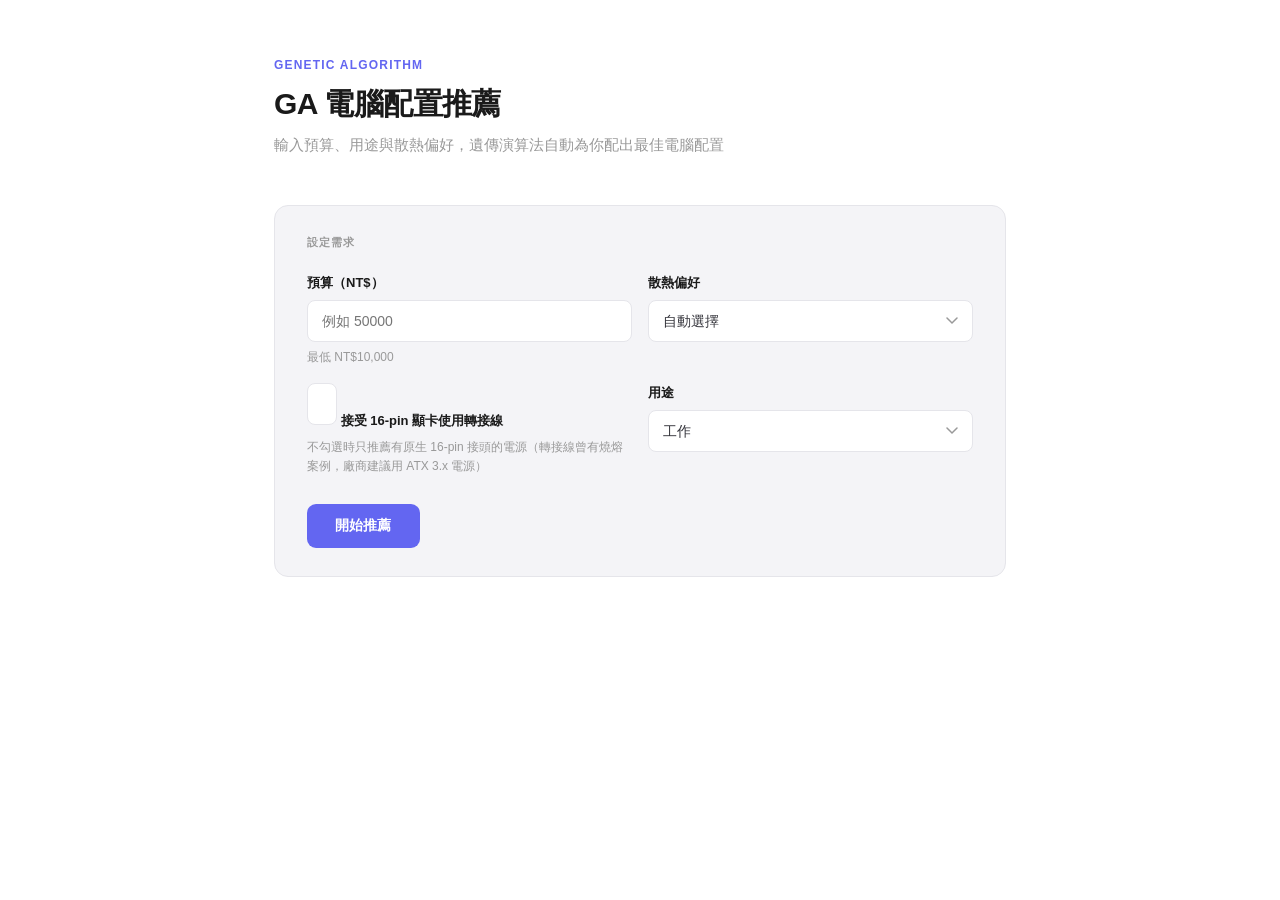
<file: code/ga_pc_builder/static/index.html>
<!DOCTYPE html>
<html lang="zh-TW">
<head>
  <meta charset="UTF-8">
  <meta name="viewport" content="width=device-width, initial-scale=1.0">
  <title>GA 電腦配置推薦</title>
  <style>
    *, *::before, *::after { box-sizing: border-box; margin: 0; padding: 0; }

    body {
      font-family: -apple-system, BlinkMacSystemFont, "Segoe UI", "Helvetica Neue", sans-serif;
      background: #ffffff;
      color: #33333a;
      font-size: 15px;
      line-height: 1.6;
    }

    /* ── Layout ─────────────────────────────────────────────────────────── */
    .page {
      max-width: 780px;
      margin: 0 auto;
      padding: 56px 24px 120px;
    }

    /* ── Header ─────────────────────────────────────────────────────────── */
    .header { margin-bottom: 48px; }

    .header-eyebrow {
      font-size: 12px;
      font-weight: 600;
      letter-spacing: 0.1em;
      text-transform: uppercase;
      color: #6366f1;
      margin-bottom: 10px;
    }

    .header h1 {
      font-size: 30px;
      font-weight: 700;
      color: #1a1a1a;
      letter-spacing: -0.6px;
      line-height: 1.25;
    }

    .header p {
      margin-top: 10px;
      font-size: 15px;
      color: #999999;
      max-width: 480px;
    }

    /* ── Card ───────────────────────────────────────────────────────────── */
    .card {
      background: #f4f4f7;
      border: 1px solid #e5e5ea;
      border-radius: 14px;
      padding: 28px 32px;
      margin-bottom: 16px;
    }

    .card-title {
      font-size: 11px;
      font-weight: 700;
      letter-spacing: 0.1em;
      text-transform: uppercase;
      color: #999999;
      margin-bottom: 22px;
    }

    /* ── Form ───────────────────────────────────────────────────────────── */
    .form-grid {
      display: grid;
      grid-template-columns: 1fr 1fr;
      gap: 16px;
    }

    .form-group { display: flex; flex-direction: column; gap: 6px; }

    .form-group label {
      font-size: 13px;
      font-weight: 600;
      color: #1a1a1a;
    }

    .form-group input,
    .form-group select {
      height: 42px;
      padding: 0 14px;
      border: 1px solid #e5e5ea;
      border-radius: 8px;
      background: #ffffff;
      color: #33333a;
      font-size: 14px;
      outline: none;
      transition: border-color 0.15s, box-shadow 0.15s;
      appearance: none;
      -webkit-appearance: none;
    }

    .form-group select {
      background-image: url("data:image/svg+xml,%3Csvg xmlns='http://www.w3.org/2000/svg' width='12' height='8' viewBox='0 0 12 8'%3E%3Cpath d='M1 1l5 5 5-5' stroke='%23999' stroke-width='1.5' fill='none' stroke-linecap='round'/%3E%3C/svg%3E");
      background-repeat: no-repeat;
      background-position: right 14px center;
      padding-right: 36px;
    }

    .form-group input:focus,
    .form-group select:focus {
      border-color: #6366f1;
      box-shadow: 0 0 0 3px rgba(99,102,241,0.12);
    }

    .form-group input.invalid {
      border-color: #f43f5e;
      box-shadow: 0 0 0 3px rgba(244,63,94,0.10);
    }

    .form-hint {
      font-size: 12px;
      color: #999999;
    }

    option:disabled { color: #c0c0c0; }

    /* ── Button ─────────────────────────────────────────────────────────── */
    .btn-row { margin-top: 28px; }

    .btn {
      display: inline-flex;
      align-items: center;
      gap: 8px;
      padding: 0 28px;
      height: 44px;
      background: #6366f1;
      color: #ffffff;
      border: none;
      border-radius: 9px;
      font-size: 14px;
      font-weight: 600;
      cursor: pointer;
      transition: opacity 0.15s, transform 0.1s;
      letter-spacing: 0.01em;
    }

    .btn:hover:not(:disabled) { opacity: 0.88; }
    .btn:active:not(:disabled) { transform: scale(0.98); }
    .btn:disabled { opacity: 0.45; cursor: not-allowed; }

    /* ── Loading ────────────────────────────────────────────────────────── */
    .loading {
      display: none;
      align-items: center;
      gap: 12px;
      margin-top: 24px;
      color: #999999;
      font-size: 13px;
    }
    .loading.visible { display: flex; }

    .spinner {
      flex-shrink: 0;
      width: 18px;
      height: 18px;
      border: 2px solid #e5e5ea;
      border-top-color: #6366f1;
      border-radius: 50%;
      animation: spin 0.75s linear infinite;
    }
    @keyframes spin { to { transform: rotate(360deg); } }

    /* ── Error ──────────────────────────────────────────────────────────── */
    .error-box {
      display: none;
      margin-top: 18px;
      padding: 12px 16px;
      background: #fff1f2;
      border: 1px solid #fecdd3;
      border-radius: 8px;
      color: #be123c;
      font-size: 13px;
    }
    .error-box.visible { display: block; }

    /* ── Results ────────────────────────────────────────────────────────── */
    .results { display: none; }
    .results.visible { display: block; }

    /* Total price */
    .total-block { margin-bottom: 26px; }

    .total-price {
      font-size: 34px;
      font-weight: 800;
      color: #6366f1;
      letter-spacing: -1px;
      line-height: 1;
    }

    .total-meta {
      margin-top: 6px;
      font-size: 13px;
      color: #999999;
    }

    /* Parts table */
    table {
      width: 100%;
      border-collapse: collapse;
    }

    th {
      text-align: left;
      font-size: 11px;
      font-weight: 700;
      color: #999999;
      text-transform: uppercase;
      letter-spacing: 0.08em;
      padding: 0 0 10px;
      border-bottom: 1px solid #e5e5ea;
    }

    td {
      padding: 12px 0;
      font-size: 14px;
      border-bottom: 1px solid #e5e5ea;
      vertical-align: middle;
    }

    tr:last-child td { border-bottom: none; }

    .col-cat {
      width: 76px;
      font-size: 12px;
      font-weight: 700;
      color: #1a1a1a;
      padding-right: 8px;
    }

    .col-name { color: #33333a; }

    .col-price {
      width: 100px;
      text-align: right;
      white-space: nowrap;
      font-size: 13px;
      font-variant-numeric: tabular-nums;
      color: #1a1a1a;
      font-weight: 500;
    }

    .col-score {
      width: 70px;
      text-align: right;
      font-size: 12px;
      font-variant-numeric: tabular-nums;
      color: #999999;
    }

    /* Compatibility */
    .compat-badge {
      display: inline-flex;
      align-items: center;
      gap: 6px;
      padding: 5px 12px;
      border-radius: 6px;
      font-size: 13px;
      font-weight: 600;
    }

    .compat-ok {
      background: #f0fdf4;
      border: 1px solid #bbf7d0;
      color: #15803d;
    }

    .compat-warn {
      background: #fff7ed;
      border: 1px solid #fed7aa;
      color: #c2410c;
    }

    .compat-issue-list {
      margin-top: 12px;
      display: flex;
      flex-direction: column;
      gap: 4px;
    }

    .compat-issue {
      font-size: 13px;
      color: #c2410c;
    }

    /* Upgrade suggestions */
    .upgrade-item {
      padding: 18px 0;
      border-bottom: 1px solid #e5e5ea;
    }
    .upgrade-item:last-child { border-bottom: none; }

    .upgrade-header {
      display: flex;
      align-items: center;
      gap: 10px;
      margin-bottom: 14px;
    }

    .upgrade-num {
      width: 22px;
      height: 22px;
      border-radius: 50%;
      background: #6366f1;
      color: #fff;
      font-size: 11px;
      font-weight: 700;
      display: inline-flex;
      align-items: center;
      justify-content: center;
      flex-shrink: 0;
    }

    .upgrade-cat {
      font-weight: 700;
      color: #1a1a1a;
      font-size: 14px;
    }

    .upgrade-cost {
      margin-left: auto;
      font-size: 14px;
      font-weight: 700;
      color: #6366f1;
    }

    .upgrade-parts {
      display: grid;
      grid-template-columns: 1fr 32px 1fr;
      gap: 8px;
      align-items: center;
      margin-bottom: 12px;
    }

    .upgrade-part {
      background: #ffffff;
      border: 1px solid #e5e5ea;
      border-radius: 8px;
      padding: 10px 12px;
    }

    .upgrade-part-label {
      font-size: 11px;
      color: #999999;
      font-weight: 600;
      margin-bottom: 3px;
    }

    .upgrade-part-name {
      font-size: 13px;
      color: #1a1a1a;
      font-weight: 500;
      line-height: 1.4;
    }

    .upgrade-part-price {
      font-size: 12px;
      color: #999999;
      margin-top: 3px;
    }

    .upgrade-arrow {
      text-align: center;
      color: #6366f1;
      font-size: 18px;
      font-weight: 300;
    }

    .upgrade-footer {
      font-size: 13px;
      color: #999999;
      display: flex;
      flex-wrap: wrap;
      gap: 6px;
      align-items: center;
    }

    .upgrade-benefit {
      color: #33333a;
      font-weight: 600;
    }

    .dot { color: #e5e5ea; }

    /* ── Responsive ─────────────────────────────────────────────────────── */
    @media (max-width: 580px) {
      .form-grid { grid-template-columns: 1fr; }
      .upgrade-parts { grid-template-columns: 1fr; }
      .upgrade-arrow { display: none; }
      .card { padding: 22px 20px; }
      .total-price { font-size: 28px; }
    }
  </style>
</head>
<body>
<div class="page">

  <!-- ── Header ── -->
  <header class="header">
    <div class="header-eyebrow">Genetic Algorithm</div>
    <h1>GA 電腦配置推薦</h1>
    <p>輸入預算、用途與散熱偏好，遺傳演算法自動為你配出最佳電腦配置</p>
  </header>

  <!-- ── Form card ── -->
  <div class="card">
    <div class="card-title">設定需求</div>
    <form id="form" novalidate>
      <div class="form-grid">

        <div class="form-group">
          <label for="budget">預算（NT$）</label>
          <input type="number" id="budget" min="10000" step="1000"
                 placeholder="例如 50000" required>
          <span class="form-hint">最低 NT$10,000</span>
        </div>

        <div class="form-group">
          <label for="cooling">散熱偏好</label>
          <select id="cooling">
            <option value="auto">自動選擇</option>
            <option value="風冷">風冷</option>
          </select>
        </div>

        <div class="form-group">
          <label><input type="checkbox" id="allow-adapter"> 接受 16-pin 顯卡使用轉接線</label>
          <span class="form-hint">不勾選時只推薦有原生 16-pin 接頭的電源（轉接線曾有燒熔案例，廠商建議用 ATX 3.x 電源）</span>
        </div>

        <div class="form-group">
          <label for="usage">用途</label>
          <select id="usage">
            <option value="工作" selected>工作</option>
            <option value="遊戲">遊戲</option>
            <option value="一般文書" disabled>一般文書（即將推出）</option>
          </select>
        </div>

      </div>

      <div class="btn-row">
        <button type="submit" class="btn" id="submit-btn">開始推薦</button>
      </div>
    </form>

    <div class="loading" id="loading">
      <div class="spinner"></div>
      <span>GA 演算法計算中，約需 8–12 秒…</span>
    </div>

    <div class="error-box" id="error-box"></div>
  </div>

  <!-- ── Results ── -->
  <div class="results" id="results">

    <!-- Best build -->
    <div class="card">
      <div class="card-title">最佳配置</div>
      <div class="total-block">
        <div class="total-price" id="total-price">—</div>
        <div class="total-meta" id="total-meta"></div>
      </div>
      <table>
        <thead>
          <tr>
            <th class="col-cat">類別</th>
            <th>型號</th>
            <th class="col-price">價格</th>
            <th class="col-score">情感分</th>
          </tr>
        </thead>
        <tbody id="parts-body"></tbody>
      </table>
    </div>

    <!-- Compatibility -->
    <div class="card">
      <div class="card-title">相容性檢查</div>
      <div id="compat-badge"></div>
      <div class="compat-issue-list" id="compat-issues"></div>
    </div>

    <!-- Upgrade suggestions -->
    <div class="card">
      <div class="card-title">升級建議</div>
      <div id="upgrades-body"></div>
    </div>

  </div>
</div>

<!-- ── RAG Chat Widget anchor ────────────────────────────────────────────────
     Mount your RAG widget here. This element is fixed to the bottom-right
     corner. Inject the widget script / web-component into #rag-widget-anchor.
─────────────────────────────────────────────────────────────────────────── -->
<div id="rag-widget-anchor" style="position:fixed;bottom:24px;right:24px;z-index:999;">
  <!-- RAG widget will be injected here -->
</div>

<script>
  const API = '/api/recommend';

  const form       = document.getElementById('form');
  const submitBtn  = document.getElementById('submit-btn');
  const loadingEl  = document.getElementById('loading');
  const errorBox   = document.getElementById('error-box');
  const resultsEl  = document.getElementById('results');
  const budgetInput = document.getElementById('budget');

  // ── Helpers ────────────────────────────────────────────────────────────────

  function ntd(n) {
    return 'NT$' + Number(n).toLocaleString('zh-TW');
  }

  function setLoading(on) {
    submitBtn.disabled = on;
    loadingEl.classList.toggle('visible', on);
  }

  function showError(msg) {
    errorBox.textContent = '錯誤：' + msg;
    errorBox.classList.add('visible');
  }

  function clearError() {
    errorBox.textContent = '';
    errorBox.classList.remove('visible');
  }

  // ── Form submit ────────────────────────────────────────────────────────────

  form.addEventListener('submit', async (e) => {
    e.preventDefault();
    clearError();

    const budget = parseInt(budgetInput.value, 10);
    if (!budget || budget < 10000) {
      budgetInput.classList.add('invalid');
      showError('預算至少需要 NT$10,000');
      budgetInput.focus();
      return;
    }
    budgetInput.classList.remove('invalid');

    const cooling = document.getElementById('cooling').value;
    const usage   = document.getElementById('usage').value;
    const allow_16pin_adapter = document.getElementById('allow-adapter').checked;

    setLoading(true);
    resultsEl.classList.remove('visible');

    try {
      const resp = await fetch(API, {
        method: 'POST',
        headers: { 'Content-Type': 'application/json' },
        body: JSON.stringify({ budget, cooling_prefer: cooling, usage, allow_16pin_adapter }),
      });

      if (!resp.ok) {
        const err = await resp.json().catch(() => ({}));
        throw new Error(err.detail || `HTTP ${resp.status}`);
      }

      const data = await resp.json();
      render(data);
    } catch (err) {
      showError(err.message);
    } finally {
      setLoading(false);
    }
  });

  budgetInput.addEventListener('input', () => {
    budgetInput.classList.remove('invalid');
    updateCoolingOptions();
  });

  function updateCoolingOptions() {
    // 水冷已停用（config.ENABLE_WATER_COOLING = False），散熱偏好只剩自動／風冷，不用依預算切換選項
  }

  // ── Render results ─────────────────────────────────────────────────────────

  function render(data) {
    // Total
    document.getElementById('total-price').textContent = ntd(data.total_price);
    document.getElementById('total-meta').textContent =
      `預算 ${ntd(data.budget)}　剩餘 ${ntd(Math.max(data.remaining, 0))}`;

    // Parts table
    const tbody = document.getElementById('parts-body');
    tbody.innerHTML = '';
    for (const p of data.parts) {
      const tr = document.createElement('tr');
      tr.innerHTML =
        `<td class="col-cat">${esc(p.category)}</td>` +
        `<td class="col-name">${esc(p.name)}</td>` +
        `<td class="col-price">${ntd(p.price)}</td>` +
        `<td class="col-score">${p.score.toFixed(2)}</td>`;
      tbody.appendChild(tr);
    }

    // Compatibility
    const compat = data.compatibility;
    const badgeEl = document.getElementById('compat-badge');
    const issuesEl = document.getElementById('compat-issues');

    if (compat.ok) {
      badgeEl.innerHTML =
        `<span class="compat-badge compat-ok">✓&nbsp; 無相容性問題</span>`;
      // 允許轉接線時，「需使用轉接線」會以不扣分的提醒出現
      issuesEl.innerHTML = compat.issues
        .map(i => `<div class="compat-issue">• ${esc(i)}</div>`)
        .join('');
    } else {
      badgeEl.innerHTML =
        `<span class="compat-badge compat-warn">⚠&nbsp; ` +
        `發現 ${compat.issues.length} 個問題（懲罰分 ${compat.penalty}）</span>`;
      issuesEl.innerHTML = compat.issues
        .map(i => `<div class="compat-issue">• ${esc(i)}</div>`)
        .join('');
    }

    // Upgrades
    const upgradesEl = document.getElementById('upgrades-body');
    if (!data.upgrades || data.upgrades.length === 0) {
      upgradesEl.innerHTML =
        `<p style="font-size:13px;color:#999">目前配置已是此預算最佳分配，無升級建議。</p>`;
    } else {
      upgradesEl.innerHTML = data.upgrades.map(u => `
        <div class="upgrade-item">
          <div class="upgrade-header">
            <span class="upgrade-num">${u.priority}</span>
            <span class="upgrade-cat">${esc(u.category)}</span>
            <span class="upgrade-cost">+ ${ntd(u.cost)}</span>
          </div>
          <div class="upgrade-parts">
            <div class="upgrade-part">
              <div class="upgrade-part-label">目前</div>
              <div class="upgrade-part-name">${esc(u.current_name)}</div>
              <div class="upgrade-part-price">${ntd(u.current_price)}</div>
            </div>
            <div class="upgrade-arrow">→</div>
            <div class="upgrade-part">
              <div class="upgrade-part-label">升級</div>
              <div class="upgrade-part-name">${esc(u.upgrade_name)}</div>
              <div class="upgrade-part-price">${ntd(u.upgrade_price)}</div>
            </div>
          </div>
          <div class="upgrade-footer">
            <span class="upgrade-benefit">${esc(u.benefit)}</span>
            <span class="dot">·</span>
            <span>${esc(u.reason)}</span>
            <span class="dot">·</span>
            <span>情感分 ${esc(u.sentiment_improvement)}</span>
          </div>
        </div>
      `).join('');
    }

    resultsEl.classList.add('visible');
    resultsEl.scrollIntoView({ behavior: 'smooth', block: 'start' });
  }

  // Prevent XSS when rendering user-facing strings from the API
  function esc(str) {
    return String(str)
      .replace(/&/g, '&amp;')
      .replace(/</g, '&lt;')
      .replace(/>/g, '&gt;')
      .replace(/"/g, '&quot;');
  }
</script>
<script src="http://localhost:8001/static/widget.js"></script>
</body>
</html>
</file>
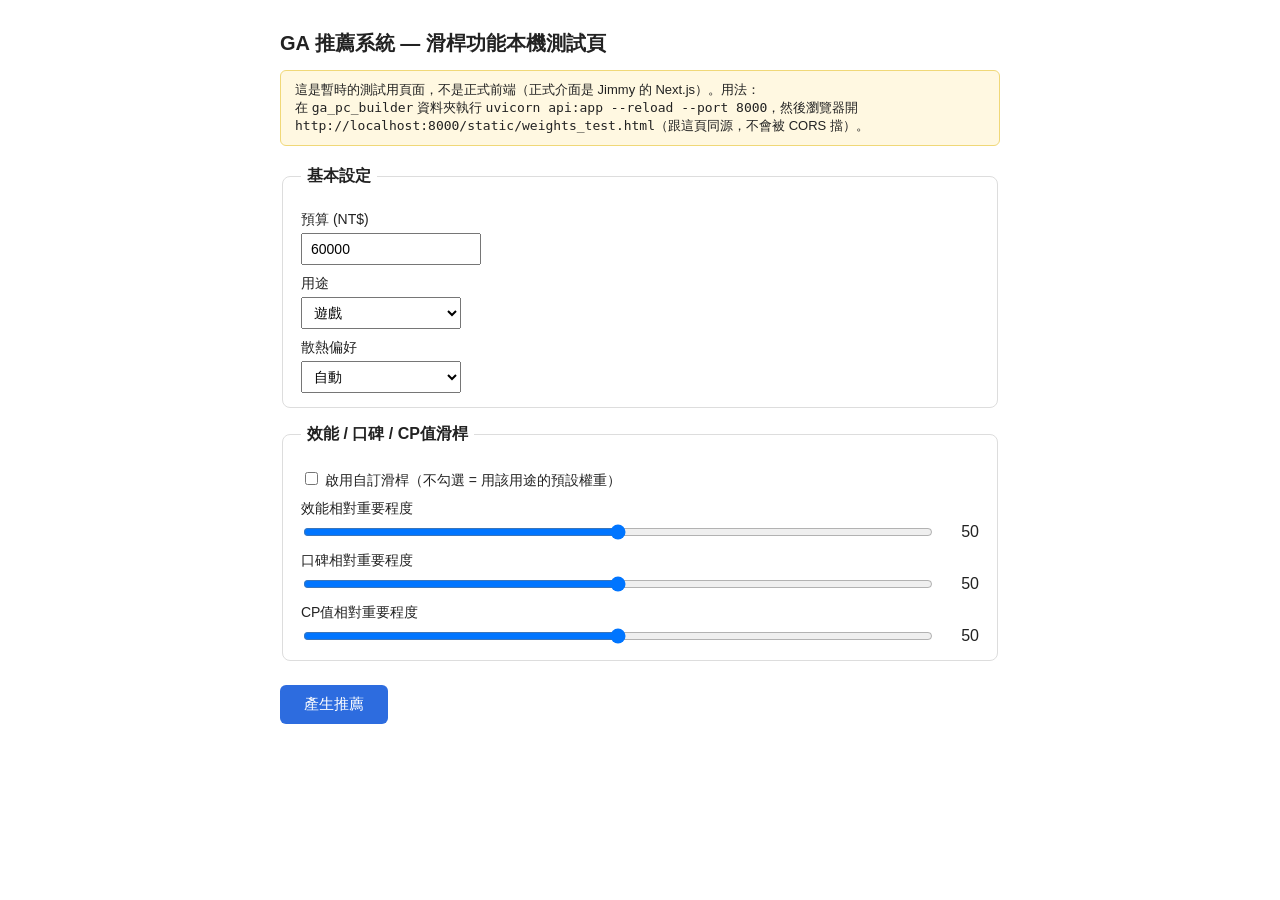
<file: code/ga_pc_builder/static/weights_test.html>
<!DOCTYPE html>
<html lang="zh-Hant">
<head>
<meta charset="UTF-8">
<title>滑桿功能本機測試頁</title>
<style>
  body { font-family: "Microsoft JhengHei", sans-serif; max-width: 720px; margin: 30px auto; padding: 0 16px; color: #222; }
  h1 { font-size: 20px; }
  .note { background: #fff8e1; border: 1px solid #f0d878; padding: 10px 14px; border-radius: 6px; font-size: 13px; margin-bottom: 20px; }
  fieldset { border: 1px solid #ddd; border-radius: 8px; padding: 14px 18px; margin-bottom: 16px; }
  legend { font-weight: bold; padding: 0 6px; }
  label { display: block; margin: 10px 0 4px; font-size: 14px; }
  input[type=number], select { padding: 6px 8px; font-size: 14px; width: 160px; }
  .slider-row { display: flex; align-items: center; gap: 10px; }
  .slider-row input[type=range] { flex: 1; }
  .slider-row .val { width: 34px; text-align: right; font-variant-numeric: tabular-nums; }
  .weights-toggle { margin-bottom: 8px; }
  button { margin-top: 8px; padding: 10px 24px; font-size: 15px; cursor: pointer; background: #2d6cdf; color: #fff; border: none; border-radius: 6px; }
  button:disabled { background: #999; cursor: not-allowed; }
  #status { margin: 14px 0; font-size: 14px; color: #555; }
  #result { display: none; }
  table { border-collapse: collapse; width: 100%; margin-top: 10px; font-size: 13px; }
  th, td { border: 1px solid #ddd; padding: 6px 8px; text-align: left; }
  th { background: #f4f4f4; }
  .weights-box { display: flex; gap: 16px; flex-wrap: wrap; background: #f0f6ff; border-radius: 6px; padding: 10px 14px; margin: 10px 0; font-size: 13px; }
  .weights-box b { display: block; }
  .err { color: #c0392b; font-weight: bold; }
</style>
</head>
<body>

<h1>GA 推薦系統 — 滑桿功能本機測試頁</h1>
<div class="note">
  這是暫時的測試用頁面，不是正式前端（正式介面是 Jimmy 的 Next.js）。用法：<br>
  在 <code>ga_pc_builder</code> 資料夾執行 <code>uvicorn api:app --reload --port 8000</code>，然後瀏覽器開
  <code>http://localhost:8000/static/weights_test.html</code>（跟這頁同源，不會被 CORS 擋）。
</div>

<fieldset>
  <legend>基本設定</legend>
  <label>預算 (NT$)</label>
  <input type="number" id="budget" value="60000" min="10000" step="1000">

  <label>用途</label>
  <select id="usage">
    <option value="遊戲">遊戲</option>
    <option value="工作">工作</option>
    <option value="一般文書">一般文書</option>
  </select>

  <label>散熱偏好</label>
  <select id="cooling">
    <option value="auto">自動</option>
    <option value="風冷">風冷</option>
  </select>
</fieldset>

<fieldset>
  <legend>效能 / 口碑 / CP值滑桿</legend>
  <label class="weights-toggle">
    <input type="checkbox" id="useWeights"> 啟用自訂滑桿（不勾選 = 用該用途的預設權重）
  </label>

  <label>效能相對重要程度</label>
  <div class="slider-row">
    <input type="range" id="perf" min="0" max="100" value="50">
    <span class="val" id="perfVal">50</span>
  </div>

  <label>口碑相對重要程度</label>
  <div class="slider-row">
    <input type="range" id="sent" min="0" max="100" value="50">
    <span class="val" id="sentVal">50</span>
  </div>

  <label>CP值相對重要程度</label>
  <div class="slider-row">
    <input type="range" id="cp" min="0" max="100" value="50">
    <span class="val" id="cpVal">50</span>
  </div>
</fieldset>

<button id="submitBtn" onclick="runRecommend()">產生推薦</button>
<div id="status"></div>

<div id="result">
  <h2>實際套用的 fitness 權重（換算後）</h2>
  <div class="weights-box" id="weightsBox"></div>

  <h2>推薦結果</h2>
  <div id="summary"></div>
  <table>
    <thead><tr><th>類別</th><th>型號</th><th>價格</th><th>情感分</th></tr></thead>
    <tbody id="partsBody"></tbody>
  </table>
</div>

<script>
["perf", "sent", "cp"].forEach(id => {
  const slider = document.getElementById(id);
  const val = document.getElementById(id + "Val");
  slider.addEventListener("input", () => val.textContent = slider.value);
});

async function runRecommend() {
  const btn = document.getElementById("submitBtn");
  const statusEl = document.getElementById("status");
  const resultEl = document.getElementById("result");
  resultEl.style.display = "none";
  statusEl.textContent = "";
  btn.disabled = true;
  btn.textContent = "計算中（約8秒，跑滿300代GA）...";

  const body = {
    budget: parseInt(document.getElementById("budget").value, 10),
    usage: document.getElementById("usage").value,
    cooling_prefer: document.getElementById("cooling").value,
  };
  if (document.getElementById("useWeights").checked) {
    body.weights = {
      perf: parseFloat(document.getElementById("perf").value),
      sent: parseFloat(document.getElementById("sent").value),
      cp: parseFloat(document.getElementById("cp").value),
    };
  }

  try {
    const res = await fetch("/api/recommend", {
      method: "POST",
      headers: { "Content-Type": "application/json" },
      body: JSON.stringify(body),
    });
    const data = await res.json();
    if (!res.ok) {
      statusEl.innerHTML = `<span class="err">錯誤 ${res.status}：${data.detail || JSON.stringify(data)}</span>`;
      return;
    }

    const w = data.resolved_weights;
    document.getElementById("weightsBox").innerHTML = `
      <div><b>效能 w_perf</b>${w.perf}</div>
      <div><b>口碑 w_sent</b>${w.sent}</div>
      <div><b>CP值 w_cp</b>${w.cp}</div>
      <div><b>預算 w_budget</b>${w.budget}</div>
      <div><b>相容性 w_compat</b>${w.compat}</div>
    `;

    document.getElementById("summary").innerHTML =
      `總價：NT$ ${data.total_price.toLocaleString()}
       預算：NT$ ${data.budget.toLocaleString()}
       剩餘：NT$ ${data.remaining.toLocaleString()}
       相容性：${data.compatibility.ok ? "✅ 無問題" : "⚠️ " + data.compatibility.issues.join("、")}`;

    document.getElementById("partsBody").innerHTML = data.parts.map(p =>
      `<tr><td>${p.category}</td><td>${p.name}</td><td>NT$${p.price.toLocaleString()}</td><td>${p.score}</td></tr>`
    ).join("");

    resultEl.style.display = "block";
    statusEl.textContent = "";
  } catch (e) {
    statusEl.innerHTML = `<span class="err">請求失敗：${e}（確認 uvicorn 有在跑、port是8000）</span>`;
  } finally {
    btn.disabled = false;
    btn.textContent = "產生推薦";
  }
}
</script>

</body>
</html>
</file>
